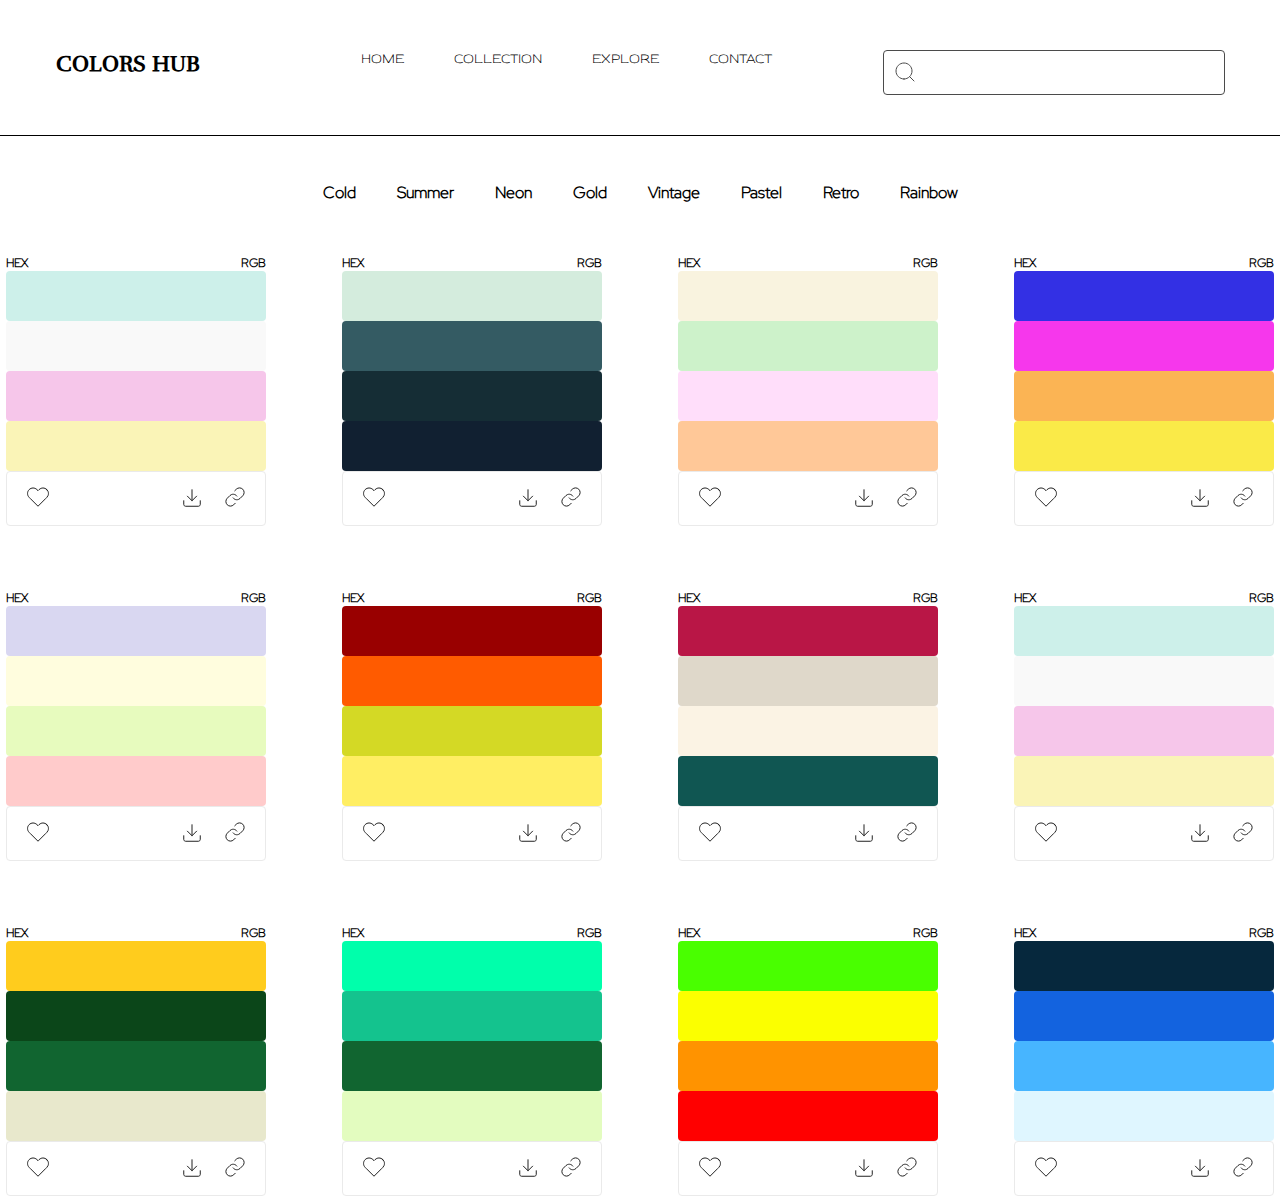
<file: index.html>
<!DOCTYPE html>
<html lang="en">
  <head>
    <meta charset="UTF-8" />
    <meta http-equiv="X-UA-Compatible" content="IE=edge" />
    <meta name="viewport" content="width=device-width, initial-scale=1.0" />
    <link rel="stylesheet" href="./static/css/reset.css" />
    <link rel="stylesheet" href="./static/css/style.css" />
    <title>Home</title>
  </head>
  <body>
    <header>
      <nav>
        <ul class="navigation">
          <li>
            <a class="colors-hub" href="#">COLORS HUB</a>
          </li>
          <div class="pages">
            <li>
              <a class="page" href="#">Home</a>
            </li>
            <li>
              <a class="page" href="./static/pages/collection.html"
                >Collection</a
              >
            </li>
            <li>
              <a class="page" href="#">Explore</a>
            </li>
            <li>
              <a class="page" href="#">CONTACT</a>
            </li>
          </div>
          <li class="relative">
            <svg
              class="input"
              width="24"
              height="24"
              viewBox="0 0 24 24"
              fill="none"
              xmlns="http://www.w3.org/2000/svg"
            >
              <path
                d="M11 19C15.4183 19 19 15.4183 19 11C19 6.58172 15.4183 3 11 3C6.58172 3 3 6.58172 3 11C3 15.4183 6.58172 19 11 19Z"
                stroke="#4B4B4B"
                stroke-linecap="round"
                stroke-linejoin="round"
              />
              <path
                d="M21 21L16.65 16.65"
                stroke="#4B4B4B"
                stroke-linecap="round"
                stroke-linejoin="round"
              />
            </svg>
            <input type="text" />
          </li>
        </ul>
      </nav>
    </header>
    <main>
      <section>
        <ul class="middle-nav">
          <li>
            <a class="color cold" href="#">Cold</a>
          </li>
          <li>
            <a class="color" href="#">Summer</a>
          </li>
          <li>
            <a class="color" href="#">Neon</a>
          </li>
          <li>
            <a class="color" href="#">Gold</a>
          </li>
          <li>
            <a class="color" href="#">Vintage</a>
          </li>
          <li>
            <a class="color" href="#">Pastel</a>
          </li>
          <li>
            <a class="color" href="#">Retro</a>
          </li>
          <li>
            <a class="color" href="#">Rainbow</a>
          </li>
        </ul>
      </section>
      <section>
        <div class="palette">
          <div class="palette-box">
            <div class="palette-p">
              <p>HEX</p>
              <p>RGB</p>
            </div>
            <div>
              <div class="pastel-1">
                <span>#CDF0EA</span>
                <span>#205, 240, 234</span>
              </div>
              <div class="pastel-1">
                <span>#CDF0EA</span>
                <span>#205, 240, 234</span>
              </div>
              <div class="pastel-1">
                <span>#CDF0EA</span>
                <span>#205, 240, 234</span>
              </div>
              <div class="pastel-1">
                <span>#CDF0EA</span>
                <span>#205, 240, 234</span>
              </div>
            </div>
            <div class="svg">
              <svg
                width="22"
                height="20"
                viewBox="0 0 22 20"
                fill="none"
                xmlns="http://www.w3.org/2000/svg"
              >
                <path
                  d="M19.8401 2.60999C19.3294 2.099 18.7229 1.69364 18.0555 1.41708C17.388 1.14052 16.6726 0.998169 15.9501 0.998169C15.2276 0.998169 14.5122 1.14052 13.8448 1.41708C13.1773 1.69364 12.5709 2.099 12.0601 2.60999L11.0001 3.66999L9.94012 2.60999C8.90843 1.5783 7.50915 0.998704 6.05012 0.998704C4.59109 0.998704 3.19181 1.5783 2.16012 2.60999C1.12843 3.64169 0.548828 5.04096 0.548828 6.49999C0.548828 7.95903 1.12843 9.3583 2.16012 10.39L3.22012 11.45L11.0001 19.23L18.7801 11.45L19.8401 10.39C20.3511 9.87924 20.7565 9.27281 21.033 8.60535C21.3096 7.93789 21.4519 7.22248 21.4519 6.49999C21.4519 5.77751 21.3096 5.0621 21.033 4.39464C20.7565 3.72718 20.3511 3.12075 19.8401 2.60999V2.60999Z"
                  stroke="#202020"
                  stroke-linecap="round"
                  stroke-linejoin="round"
                />
              </svg>
              <div>
                <svg
                  class="download"
                  width="18"
                  height="18"
                  viewBox="0 0 18 18"
                  fill="none"
                  xmlns="http://www.w3.org/2000/svg"
                >
                  <path
                    d="M17.25 11.75V15.4167C17.25 15.9029 17.0568 16.3692 16.713 16.713C16.3692 17.0568 15.9029 17.25 15.4167 17.25H2.58333C2.0971 17.25 1.63079 17.0568 1.28697 16.713C0.943154 16.3692 0.75 15.9029 0.75 15.4167V11.75"
                    stroke="#202020"
                    stroke-linecap="round"
                    stroke-linejoin="round"
                  />
                  <path
                    d="M4.41675 7.16663L9.00008 11.75L13.5834 7.16663"
                    stroke="#202020"
                    stroke-linecap="round"
                    stroke-linejoin="round"
                  />
                  <path
                    d="M9 11.75V0.75"
                    stroke="#202020"
                    stroke-linecap="round"
                    stroke-linejoin="round"
                  />
                </svg>
                <svg
                  width="20"
                  height="20"
                  viewBox="0 0 20 20"
                  fill="none"
                  xmlns="http://www.w3.org/2000/svg"
                >
                  <path
                    d="M8.16675 10.9167C8.56041 11.4429 9.06266 11.8784 9.63942 12.1935C10.2162 12.5086 10.854 12.696 11.5095 12.743C12.1651 12.7899 12.823 12.6953 13.4388 12.4656C14.0546 12.2359 14.6138 11.8765 15.0784 11.4117L17.8284 8.66166C18.6633 7.79723 19.1253 6.63947 19.1148 5.43773C19.1044 4.236 18.6224 3.08644 17.7726 2.23665C16.9228 1.38687 15.7732 0.904842 14.5715 0.894399C13.3698 0.883957 12.212 1.34593 11.3476 2.18082L9.77091 3.74832"
                    stroke="#202020"
                    stroke-linecap="round"
                    stroke-linejoin="round"
                  />
                  <path
                    d="M11.8333 9.08338C11.4396 8.55709 10.9374 8.12163 10.3606 7.80652C9.78384 7.4914 9.14606 7.30402 8.49051 7.25707C7.83496 7.21012 7.17698 7.30471 6.56121 7.53441C5.94543 7.76411 5.38625 8.12356 4.92161 8.58838L2.17161 11.3384C1.33671 12.2028 0.87474 13.3606 0.885183 14.5623C0.895626 15.764 1.37765 16.9136 2.22744 17.7634C3.07722 18.6132 4.22678 19.0952 5.42852 19.1056C6.63025 19.1161 7.78801 18.6541 8.65244 17.8192L10.2199 16.2517"
                    stroke="#202020"
                    stroke-linecap="round"
                    stroke-linejoin="round"
                  />
                </svg>
              </div>
            </div>
          </div>
          <div class="palette-box">
            <div class="palette-p">
              <p>HEX</p>
              <p>RGB</p>
            </div>
            <div>
              <div class="pastel-2">
                <span>#CDF0EA</span>
                <span>#205, 240, 234</span>
              </div>
              <div class="pastel-2">
                <span>#CDF0EA</span>
                <span>#205, 240, 234</span>
              </div>
              <div class="pastel-2">
                <span>#CDF0EA</span>
                <span>#205, 240, 234</span>
              </div>
              <div class="pastel-2">
                <span>#CDF0EA</span>
                <span>#205, 240, 234</span>
              </div>
            </div>
            <div class="svg">
              <svg
                width="22"
                height="20"
                viewBox="0 0 22 20"
                fill="none"
                xmlns="http://www.w3.org/2000/svg"
              >
                <path
                  d="M19.8401 2.60999C19.3294 2.099 18.7229 1.69364 18.0555 1.41708C17.388 1.14052 16.6726 0.998169 15.9501 0.998169C15.2276 0.998169 14.5122 1.14052 13.8448 1.41708C13.1773 1.69364 12.5709 2.099 12.0601 2.60999L11.0001 3.66999L9.94012 2.60999C8.90843 1.5783 7.50915 0.998704 6.05012 0.998704C4.59109 0.998704 3.19181 1.5783 2.16012 2.60999C1.12843 3.64169 0.548828 5.04096 0.548828 6.49999C0.548828 7.95903 1.12843 9.3583 2.16012 10.39L3.22012 11.45L11.0001 19.23L18.7801 11.45L19.8401 10.39C20.3511 9.87924 20.7565 9.27281 21.033 8.60535C21.3096 7.93789 21.4519 7.22248 21.4519 6.49999C21.4519 5.77751 21.3096 5.0621 21.033 4.39464C20.7565 3.72718 20.3511 3.12075 19.8401 2.60999V2.60999Z"
                  stroke="#202020"
                  stroke-linecap="round"
                  stroke-linejoin="round"
                />
              </svg>
              <div>
                <svg
                  class="download"
                  width="18"
                  height="18"
                  viewBox="0 0 18 18"
                  fill="none"
                  xmlns="http://www.w3.org/2000/svg"
                >
                  <path
                    d="M17.25 11.75V15.4167C17.25 15.9029 17.0568 16.3692 16.713 16.713C16.3692 17.0568 15.9029 17.25 15.4167 17.25H2.58333C2.0971 17.25 1.63079 17.0568 1.28697 16.713C0.943154 16.3692 0.75 15.9029 0.75 15.4167V11.75"
                    stroke="#202020"
                    stroke-linecap="round"
                    stroke-linejoin="round"
                  />
                  <path
                    d="M4.41675 7.16663L9.00008 11.75L13.5834 7.16663"
                    stroke="#202020"
                    stroke-linecap="round"
                    stroke-linejoin="round"
                  />
                  <path
                    d="M9 11.75V0.75"
                    stroke="#202020"
                    stroke-linecap="round"
                    stroke-linejoin="round"
                  />
                </svg>
                <svg
                  width="20"
                  height="20"
                  viewBox="0 0 20 20"
                  fill="none"
                  xmlns="http://www.w3.org/2000/svg"
                >
                  <path
                    d="M8.16675 10.9167C8.56041 11.4429 9.06266 11.8784 9.63942 12.1935C10.2162 12.5086 10.854 12.696 11.5095 12.743C12.1651 12.7899 12.823 12.6953 13.4388 12.4656C14.0546 12.2359 14.6138 11.8765 15.0784 11.4117L17.8284 8.66166C18.6633 7.79723 19.1253 6.63947 19.1148 5.43773C19.1044 4.236 18.6224 3.08644 17.7726 2.23665C16.9228 1.38687 15.7732 0.904842 14.5715 0.894399C13.3698 0.883957 12.212 1.34593 11.3476 2.18082L9.77091 3.74832"
                    stroke="#202020"
                    stroke-linecap="round"
                    stroke-linejoin="round"
                  />
                  <path
                    d="M11.8333 9.08338C11.4396 8.55709 10.9374 8.12163 10.3606 7.80652C9.78384 7.4914 9.14606 7.30402 8.49051 7.25707C7.83496 7.21012 7.17698 7.30471 6.56121 7.53441C5.94543 7.76411 5.38625 8.12356 4.92161 8.58838L2.17161 11.3384C1.33671 12.2028 0.87474 13.3606 0.885183 14.5623C0.895626 15.764 1.37765 16.9136 2.22744 17.7634C3.07722 18.6132 4.22678 19.0952 5.42852 19.1056C6.63025 19.1161 7.78801 18.6541 8.65244 17.8192L10.2199 16.2517"
                    stroke="#202020"
                    stroke-linecap="round"
                    stroke-linejoin="round"
                  />
                </svg>
              </div>
            </div>
          </div>
          <div class="palette-box">
            <div class="palette-p">
              <p>HEX</p>
              <p>RGB</p>
            </div>
            <div>
              <div class="pastel-3">
                <span>#CDF0EA</span>
                <span>#205, 240, 234</span>
              </div>
              <div class="pastel-3">
                <span>#CDF0EA</span>
                <span>#205, 240, 234</span>
              </div>
              <div class="pastel-3">
                <span>#CDF0EA</span>
                <span>#205, 240, 234</span>
              </div>
              <div class="pastel-3">
                <span>#CDF0EA</span>
                <span>#205, 240, 234</span>
              </div>
            </div>
            <div class="svg">
              <svg
                width="22"
                height="20"
                viewBox="0 0 22 20"
                fill="none"
                xmlns="http://www.w3.org/2000/svg"
              >
                <path
                  d="M19.8401 2.60999C19.3294 2.099 18.7229 1.69364 18.0555 1.41708C17.388 1.14052 16.6726 0.998169 15.9501 0.998169C15.2276 0.998169 14.5122 1.14052 13.8448 1.41708C13.1773 1.69364 12.5709 2.099 12.0601 2.60999L11.0001 3.66999L9.94012 2.60999C8.90843 1.5783 7.50915 0.998704 6.05012 0.998704C4.59109 0.998704 3.19181 1.5783 2.16012 2.60999C1.12843 3.64169 0.548828 5.04096 0.548828 6.49999C0.548828 7.95903 1.12843 9.3583 2.16012 10.39L3.22012 11.45L11.0001 19.23L18.7801 11.45L19.8401 10.39C20.3511 9.87924 20.7565 9.27281 21.033 8.60535C21.3096 7.93789 21.4519 7.22248 21.4519 6.49999C21.4519 5.77751 21.3096 5.0621 21.033 4.39464C20.7565 3.72718 20.3511 3.12075 19.8401 2.60999V2.60999Z"
                  stroke="#202020"
                  stroke-linecap="round"
                  stroke-linejoin="round"
                />
              </svg>
              <div>
                <svg
                  class="download"
                  width="18"
                  height="18"
                  viewBox="0 0 18 18"
                  fill="none"
                  xmlns="http://www.w3.org/2000/svg"
                >
                  <path
                    d="M17.25 11.75V15.4167C17.25 15.9029 17.0568 16.3692 16.713 16.713C16.3692 17.0568 15.9029 17.25 15.4167 17.25H2.58333C2.0971 17.25 1.63079 17.0568 1.28697 16.713C0.943154 16.3692 0.75 15.9029 0.75 15.4167V11.75"
                    stroke="#202020"
                    stroke-linecap="round"
                    stroke-linejoin="round"
                  />
                  <path
                    d="M4.41675 7.16663L9.00008 11.75L13.5834 7.16663"
                    stroke="#202020"
                    stroke-linecap="round"
                    stroke-linejoin="round"
                  />
                  <path
                    d="M9 11.75V0.75"
                    stroke="#202020"
                    stroke-linecap="round"
                    stroke-linejoin="round"
                  />
                </svg>
                <svg
                  width="20"
                  height="20"
                  viewBox="0 0 20 20"
                  fill="none"
                  xmlns="http://www.w3.org/2000/svg"
                >
                  <path
                    d="M8.16675 10.9167C8.56041 11.4429 9.06266 11.8784 9.63942 12.1935C10.2162 12.5086 10.854 12.696 11.5095 12.743C12.1651 12.7899 12.823 12.6953 13.4388 12.4656C14.0546 12.2359 14.6138 11.8765 15.0784 11.4117L17.8284 8.66166C18.6633 7.79723 19.1253 6.63947 19.1148 5.43773C19.1044 4.236 18.6224 3.08644 17.7726 2.23665C16.9228 1.38687 15.7732 0.904842 14.5715 0.894399C13.3698 0.883957 12.212 1.34593 11.3476 2.18082L9.77091 3.74832"
                    stroke="#202020"
                    stroke-linecap="round"
                    stroke-linejoin="round"
                  />
                  <path
                    d="M11.8333 9.08338C11.4396 8.55709 10.9374 8.12163 10.3606 7.80652C9.78384 7.4914 9.14606 7.30402 8.49051 7.25707C7.83496 7.21012 7.17698 7.30471 6.56121 7.53441C5.94543 7.76411 5.38625 8.12356 4.92161 8.58838L2.17161 11.3384C1.33671 12.2028 0.87474 13.3606 0.885183 14.5623C0.895626 15.764 1.37765 16.9136 2.22744 17.7634C3.07722 18.6132 4.22678 19.0952 5.42852 19.1056C6.63025 19.1161 7.78801 18.6541 8.65244 17.8192L10.2199 16.2517"
                    stroke="#202020"
                    stroke-linecap="round"
                    stroke-linejoin="round"
                  />
                </svg>
              </div>
            </div>
          </div>
          <div class="palette-box">
            <div class="palette-p">
              <p>HEX</p>
              <p>RGB</p>
            </div>
            <div>
              <div class="pastel-4">
                <span>#CDF0EA</span>
                <span>#205, 240, 234</span>
              </div>
              <div class="pastel-4">
                <span>#CDF0EA</span>
                <span>#205, 240, 234</span>
              </div>
              <div class="pastel-4">
                <span>#CDF0EA</span>
                <span>#205, 240, 234</span>
              </div>
              <div class="pastel-4">
                <span>#CDF0EA</span>
                <span>#205, 240, 234</span>
              </div>
            </div>
            <div class="svg">
              <svg
                width="22"
                height="20"
                viewBox="0 0 22 20"
                fill="none"
                xmlns="http://www.w3.org/2000/svg"
              >
                <path
                  d="M19.8401 2.60999C19.3294 2.099 18.7229 1.69364 18.0555 1.41708C17.388 1.14052 16.6726 0.998169 15.9501 0.998169C15.2276 0.998169 14.5122 1.14052 13.8448 1.41708C13.1773 1.69364 12.5709 2.099 12.0601 2.60999L11.0001 3.66999L9.94012 2.60999C8.90843 1.5783 7.50915 0.998704 6.05012 0.998704C4.59109 0.998704 3.19181 1.5783 2.16012 2.60999C1.12843 3.64169 0.548828 5.04096 0.548828 6.49999C0.548828 7.95903 1.12843 9.3583 2.16012 10.39L3.22012 11.45L11.0001 19.23L18.7801 11.45L19.8401 10.39C20.3511 9.87924 20.7565 9.27281 21.033 8.60535C21.3096 7.93789 21.4519 7.22248 21.4519 6.49999C21.4519 5.77751 21.3096 5.0621 21.033 4.39464C20.7565 3.72718 20.3511 3.12075 19.8401 2.60999V2.60999Z"
                  stroke="#202020"
                  stroke-linecap="round"
                  stroke-linejoin="round"
                />
              </svg>
              <div>
                <svg
                  class="download"
                  width="18"
                  height="18"
                  viewBox="0 0 18 18"
                  fill="none"
                  xmlns="http://www.w3.org/2000/svg"
                >
                  <path
                    d="M17.25 11.75V15.4167C17.25 15.9029 17.0568 16.3692 16.713 16.713C16.3692 17.0568 15.9029 17.25 15.4167 17.25H2.58333C2.0971 17.25 1.63079 17.0568 1.28697 16.713C0.943154 16.3692 0.75 15.9029 0.75 15.4167V11.75"
                    stroke="#202020"
                    stroke-linecap="round"
                    stroke-linejoin="round"
                  />
                  <path
                    d="M4.41675 7.16663L9.00008 11.75L13.5834 7.16663"
                    stroke="#202020"
                    stroke-linecap="round"
                    stroke-linejoin="round"
                  />
                  <path
                    d="M9 11.75V0.75"
                    stroke="#202020"
                    stroke-linecap="round"
                    stroke-linejoin="round"
                  />
                </svg>
                <svg
                  width="20"
                  height="20"
                  viewBox="0 0 20 20"
                  fill="none"
                  xmlns="http://www.w3.org/2000/svg"
                >
                  <path
                    d="M8.16675 10.9167C8.56041 11.4429 9.06266 11.8784 9.63942 12.1935C10.2162 12.5086 10.854 12.696 11.5095 12.743C12.1651 12.7899 12.823 12.6953 13.4388 12.4656C14.0546 12.2359 14.6138 11.8765 15.0784 11.4117L17.8284 8.66166C18.6633 7.79723 19.1253 6.63947 19.1148 5.43773C19.1044 4.236 18.6224 3.08644 17.7726 2.23665C16.9228 1.38687 15.7732 0.904842 14.5715 0.894399C13.3698 0.883957 12.212 1.34593 11.3476 2.18082L9.77091 3.74832"
                    stroke="#202020"
                    stroke-linecap="round"
                    stroke-linejoin="round"
                  />
                  <path
                    d="M11.8333 9.08338C11.4396 8.55709 10.9374 8.12163 10.3606 7.80652C9.78384 7.4914 9.14606 7.30402 8.49051 7.25707C7.83496 7.21012 7.17698 7.30471 6.56121 7.53441C5.94543 7.76411 5.38625 8.12356 4.92161 8.58838L2.17161 11.3384C1.33671 12.2028 0.87474 13.3606 0.885183 14.5623C0.895626 15.764 1.37765 16.9136 2.22744 17.7634C3.07722 18.6132 4.22678 19.0952 5.42852 19.1056C6.63025 19.1161 7.78801 18.6541 8.65244 17.8192L10.2199 16.2517"
                    stroke="#202020"
                    stroke-linecap="round"
                    stroke-linejoin="round"
                  />
                </svg>
              </div>
            </div>
          </div>
          <div class="palette-box">
            <div class="palette-p">
              <p>HEX</p>
              <p>RGB</p>
            </div>
            <div>
              <div class="pastel-5">
                <span>#CDF0EA</span>
                <span>#205, 240, 234</span>
              </div>
              <div class="pastel-5">
                <span>#CDF0EA</span>
                <span>#205, 240, 234</span>
              </div>
              <div class="pastel-5">
                <span>#CDF0EA</span>
                <span>#205, 240, 234</span>
              </div>
              <div class="pastel-5">
                <span>#CDF0EA</span>
                <span>#205, 240, 234</span>
              </div>
            </div>
            <div class="svg">
              <svg
                width="22"
                height="20"
                viewBox="0 0 22 20"
                fill="none"
                xmlns="http://www.w3.org/2000/svg"
              >
                <path
                  d="M19.8401 2.60999C19.3294 2.099 18.7229 1.69364 18.0555 1.41708C17.388 1.14052 16.6726 0.998169 15.9501 0.998169C15.2276 0.998169 14.5122 1.14052 13.8448 1.41708C13.1773 1.69364 12.5709 2.099 12.0601 2.60999L11.0001 3.66999L9.94012 2.60999C8.90843 1.5783 7.50915 0.998704 6.05012 0.998704C4.59109 0.998704 3.19181 1.5783 2.16012 2.60999C1.12843 3.64169 0.548828 5.04096 0.548828 6.49999C0.548828 7.95903 1.12843 9.3583 2.16012 10.39L3.22012 11.45L11.0001 19.23L18.7801 11.45L19.8401 10.39C20.3511 9.87924 20.7565 9.27281 21.033 8.60535C21.3096 7.93789 21.4519 7.22248 21.4519 6.49999C21.4519 5.77751 21.3096 5.0621 21.033 4.39464C20.7565 3.72718 20.3511 3.12075 19.8401 2.60999V2.60999Z"
                  stroke="#202020"
                  stroke-linecap="round"
                  stroke-linejoin="round"
                />
              </svg>
              <div>
                <svg
                  class="download"
                  width="18"
                  height="18"
                  viewBox="0 0 18 18"
                  fill="none"
                  xmlns="http://www.w3.org/2000/svg"
                >
                  <path
                    d="M17.25 11.75V15.4167C17.25 15.9029 17.0568 16.3692 16.713 16.713C16.3692 17.0568 15.9029 17.25 15.4167 17.25H2.58333C2.0971 17.25 1.63079 17.0568 1.28697 16.713C0.943154 16.3692 0.75 15.9029 0.75 15.4167V11.75"
                    stroke="#202020"
                    stroke-linecap="round"
                    stroke-linejoin="round"
                  />
                  <path
                    d="M4.41675 7.16663L9.00008 11.75L13.5834 7.16663"
                    stroke="#202020"
                    stroke-linecap="round"
                    stroke-linejoin="round"
                  />
                  <path
                    d="M9 11.75V0.75"
                    stroke="#202020"
                    stroke-linecap="round"
                    stroke-linejoin="round"
                  />
                </svg>
                <svg
                  width="20"
                  height="20"
                  viewBox="0 0 20 20"
                  fill="none"
                  xmlns="http://www.w3.org/2000/svg"
                >
                  <path
                    d="M8.16675 10.9167C8.56041 11.4429 9.06266 11.8784 9.63942 12.1935C10.2162 12.5086 10.854 12.696 11.5095 12.743C12.1651 12.7899 12.823 12.6953 13.4388 12.4656C14.0546 12.2359 14.6138 11.8765 15.0784 11.4117L17.8284 8.66166C18.6633 7.79723 19.1253 6.63947 19.1148 5.43773C19.1044 4.236 18.6224 3.08644 17.7726 2.23665C16.9228 1.38687 15.7732 0.904842 14.5715 0.894399C13.3698 0.883957 12.212 1.34593 11.3476 2.18082L9.77091 3.74832"
                    stroke="#202020"
                    stroke-linecap="round"
                    stroke-linejoin="round"
                  />
                  <path
                    d="M11.8333 9.08338C11.4396 8.55709 10.9374 8.12163 10.3606 7.80652C9.78384 7.4914 9.14606 7.30402 8.49051 7.25707C7.83496 7.21012 7.17698 7.30471 6.56121 7.53441C5.94543 7.76411 5.38625 8.12356 4.92161 8.58838L2.17161 11.3384C1.33671 12.2028 0.87474 13.3606 0.885183 14.5623C0.895626 15.764 1.37765 16.9136 2.22744 17.7634C3.07722 18.6132 4.22678 19.0952 5.42852 19.1056C6.63025 19.1161 7.78801 18.6541 8.65244 17.8192L10.2199 16.2517"
                    stroke="#202020"
                    stroke-linecap="round"
                    stroke-linejoin="round"
                  />
                </svg>
              </div>
            </div>
          </div>
          <div class="palette-box">
            <div class="palette-p">
              <p>HEX</p>
              <p>RGB</p>
            </div>
            <div>
              <div class="pastel-6">
                <span>#CDF0EA</span>
                <span>#205, 240, 234</span>
              </div>
              <div class="pastel-6">
                <span>#CDF0EA</span>
                <span>#205, 240, 234</span>
              </div>
              <div class="pastel-6">
                <span>#CDF0EA</span>
                <span>#205, 240, 234</span>
              </div>
              <div class="pastel-6">
                <span>#CDF0EA</span>
                <span>#205, 240, 234</span>
              </div>
            </div>
            <div class="svg">
              <svg
                width="22"
                height="20"
                viewBox="0 0 22 20"
                fill="none"
                xmlns="http://www.w3.org/2000/svg"
              >
                <path
                  d="M19.8401 2.60999C19.3294 2.099 18.7229 1.69364 18.0555 1.41708C17.388 1.14052 16.6726 0.998169 15.9501 0.998169C15.2276 0.998169 14.5122 1.14052 13.8448 1.41708C13.1773 1.69364 12.5709 2.099 12.0601 2.60999L11.0001 3.66999L9.94012 2.60999C8.90843 1.5783 7.50915 0.998704 6.05012 0.998704C4.59109 0.998704 3.19181 1.5783 2.16012 2.60999C1.12843 3.64169 0.548828 5.04096 0.548828 6.49999C0.548828 7.95903 1.12843 9.3583 2.16012 10.39L3.22012 11.45L11.0001 19.23L18.7801 11.45L19.8401 10.39C20.3511 9.87924 20.7565 9.27281 21.033 8.60535C21.3096 7.93789 21.4519 7.22248 21.4519 6.49999C21.4519 5.77751 21.3096 5.0621 21.033 4.39464C20.7565 3.72718 20.3511 3.12075 19.8401 2.60999V2.60999Z"
                  stroke="#202020"
                  stroke-linecap="round"
                  stroke-linejoin="round"
                />
              </svg>
              <div>
                <svg
                  class="download"
                  width="18"
                  height="18"
                  viewBox="0 0 18 18"
                  fill="none"
                  xmlns="http://www.w3.org/2000/svg"
                >
                  <path
                    d="M17.25 11.75V15.4167C17.25 15.9029 17.0568 16.3692 16.713 16.713C16.3692 17.0568 15.9029 17.25 15.4167 17.25H2.58333C2.0971 17.25 1.63079 17.0568 1.28697 16.713C0.943154 16.3692 0.75 15.9029 0.75 15.4167V11.75"
                    stroke="#202020"
                    stroke-linecap="round"
                    stroke-linejoin="round"
                  />
                  <path
                    d="M4.41675 7.16663L9.00008 11.75L13.5834 7.16663"
                    stroke="#202020"
                    stroke-linecap="round"
                    stroke-linejoin="round"
                  />
                  <path
                    d="M9 11.75V0.75"
                    stroke="#202020"
                    stroke-linecap="round"
                    stroke-linejoin="round"
                  />
                </svg>
                <svg
                  width="20"
                  height="20"
                  viewBox="0 0 20 20"
                  fill="none"
                  xmlns="http://www.w3.org/2000/svg"
                >
                  <path
                    d="M8.16675 10.9167C8.56041 11.4429 9.06266 11.8784 9.63942 12.1935C10.2162 12.5086 10.854 12.696 11.5095 12.743C12.1651 12.7899 12.823 12.6953 13.4388 12.4656C14.0546 12.2359 14.6138 11.8765 15.0784 11.4117L17.8284 8.66166C18.6633 7.79723 19.1253 6.63947 19.1148 5.43773C19.1044 4.236 18.6224 3.08644 17.7726 2.23665C16.9228 1.38687 15.7732 0.904842 14.5715 0.894399C13.3698 0.883957 12.212 1.34593 11.3476 2.18082L9.77091 3.74832"
                    stroke="#202020"
                    stroke-linecap="round"
                    stroke-linejoin="round"
                  />
                  <path
                    d="M11.8333 9.08338C11.4396 8.55709 10.9374 8.12163 10.3606 7.80652C9.78384 7.4914 9.14606 7.30402 8.49051 7.25707C7.83496 7.21012 7.17698 7.30471 6.56121 7.53441C5.94543 7.76411 5.38625 8.12356 4.92161 8.58838L2.17161 11.3384C1.33671 12.2028 0.87474 13.3606 0.885183 14.5623C0.895626 15.764 1.37765 16.9136 2.22744 17.7634C3.07722 18.6132 4.22678 19.0952 5.42852 19.1056C6.63025 19.1161 7.78801 18.6541 8.65244 17.8192L10.2199 16.2517"
                    stroke="#202020"
                    stroke-linecap="round"
                    stroke-linejoin="round"
                  />
                </svg>
              </div>
            </div>
          </div>
          <div class="palette-box">
            <div class="palette-p">
              <p>HEX</p>
              <p>RGB</p>
            </div>
            <div>
              <div class="pastel-7">
                <span>#CDF0EA</span>
                <span>#205, 240, 234</span>
              </div>
              <div class="pastel-7">
                <span>#CDF0EA</span>
                <span>#205, 240, 234</span>
              </div>
              <div class="pastel-7">
                <span>#CDF0EA</span>
                <span>#205, 240, 234</span>
              </div>
              <div class="pastel-7">
                <span>#CDF0EA</span>
                <span>#205, 240, 234</span>
              </div>
            </div>
            <div class="svg">
              <svg
                width="22"
                height="20"
                viewBox="0 0 22 20"
                fill="none"
                xmlns="http://www.w3.org/2000/svg"
              >
                <path
                  d="M19.8401 2.60999C19.3294 2.099 18.7229 1.69364 18.0555 1.41708C17.388 1.14052 16.6726 0.998169 15.9501 0.998169C15.2276 0.998169 14.5122 1.14052 13.8448 1.41708C13.1773 1.69364 12.5709 2.099 12.0601 2.60999L11.0001 3.66999L9.94012 2.60999C8.90843 1.5783 7.50915 0.998704 6.05012 0.998704C4.59109 0.998704 3.19181 1.5783 2.16012 2.60999C1.12843 3.64169 0.548828 5.04096 0.548828 6.49999C0.548828 7.95903 1.12843 9.3583 2.16012 10.39L3.22012 11.45L11.0001 19.23L18.7801 11.45L19.8401 10.39C20.3511 9.87924 20.7565 9.27281 21.033 8.60535C21.3096 7.93789 21.4519 7.22248 21.4519 6.49999C21.4519 5.77751 21.3096 5.0621 21.033 4.39464C20.7565 3.72718 20.3511 3.12075 19.8401 2.60999V2.60999Z"
                  stroke="#202020"
                  stroke-linecap="round"
                  stroke-linejoin="round"
                />
              </svg>
              <div>
                <svg
                  class="download"
                  width="18"
                  height="18"
                  viewBox="0 0 18 18"
                  fill="none"
                  xmlns="http://www.w3.org/2000/svg"
                >
                  <path
                    d="M17.25 11.75V15.4167C17.25 15.9029 17.0568 16.3692 16.713 16.713C16.3692 17.0568 15.9029 17.25 15.4167 17.25H2.58333C2.0971 17.25 1.63079 17.0568 1.28697 16.713C0.943154 16.3692 0.75 15.9029 0.75 15.4167V11.75"
                    stroke="#202020"
                    stroke-linecap="round"
                    stroke-linejoin="round"
                  />
                  <path
                    d="M4.41675 7.16663L9.00008 11.75L13.5834 7.16663"
                    stroke="#202020"
                    stroke-linecap="round"
                    stroke-linejoin="round"
                  />
                  <path
                    d="M9 11.75V0.75"
                    stroke="#202020"
                    stroke-linecap="round"
                    stroke-linejoin="round"
                  />
                </svg>
                <svg
                  width="20"
                  height="20"
                  viewBox="0 0 20 20"
                  fill="none"
                  xmlns="http://www.w3.org/2000/svg"
                >
                  <path
                    d="M8.16675 10.9167C8.56041 11.4429 9.06266 11.8784 9.63942 12.1935C10.2162 12.5086 10.854 12.696 11.5095 12.743C12.1651 12.7899 12.823 12.6953 13.4388 12.4656C14.0546 12.2359 14.6138 11.8765 15.0784 11.4117L17.8284 8.66166C18.6633 7.79723 19.1253 6.63947 19.1148 5.43773C19.1044 4.236 18.6224 3.08644 17.7726 2.23665C16.9228 1.38687 15.7732 0.904842 14.5715 0.894399C13.3698 0.883957 12.212 1.34593 11.3476 2.18082L9.77091 3.74832"
                    stroke="#202020"
                    stroke-linecap="round"
                    stroke-linejoin="round"
                  />
                  <path
                    d="M11.8333 9.08338C11.4396 8.55709 10.9374 8.12163 10.3606 7.80652C9.78384 7.4914 9.14606 7.30402 8.49051 7.25707C7.83496 7.21012 7.17698 7.30471 6.56121 7.53441C5.94543 7.76411 5.38625 8.12356 4.92161 8.58838L2.17161 11.3384C1.33671 12.2028 0.87474 13.3606 0.885183 14.5623C0.895626 15.764 1.37765 16.9136 2.22744 17.7634C3.07722 18.6132 4.22678 19.0952 5.42852 19.1056C6.63025 19.1161 7.78801 18.6541 8.65244 17.8192L10.2199 16.2517"
                    stroke="#202020"
                    stroke-linecap="round"
                    stroke-linejoin="round"
                  />
                </svg>
              </div>
            </div>
          </div>
          <div class="palette-box">
            <div class="palette-p">
              <p>HEX</p>
              <p>RGB</p>
            </div>
            <div>
              <div class="pastel-8">
                <span>#CDF0EA</span>
                <span>#205, 240, 234</span>
              </div>
              <div class="pastel-8">
                <span>#CDF0EA</span>
                <span>#205, 240, 234</span>
              </div>
              <div class="pastel-8">
                <span>#CDF0EA</span>
                <span>#205, 240, 234</span>
              </div>
              <div class="pastel-8">
                <span>#CDF0EA</span>
                <span>#205, 240, 234</span>
              </div>
            </div>
            <div class="svg">
              <svg
                width="22"
                height="20"
                viewBox="0 0 22 20"
                fill="none"
                xmlns="http://www.w3.org/2000/svg"
              >
                <path
                  d="M19.8401 2.60999C19.3294 2.099 18.7229 1.69364 18.0555 1.41708C17.388 1.14052 16.6726 0.998169 15.9501 0.998169C15.2276 0.998169 14.5122 1.14052 13.8448 1.41708C13.1773 1.69364 12.5709 2.099 12.0601 2.60999L11.0001 3.66999L9.94012 2.60999C8.90843 1.5783 7.50915 0.998704 6.05012 0.998704C4.59109 0.998704 3.19181 1.5783 2.16012 2.60999C1.12843 3.64169 0.548828 5.04096 0.548828 6.49999C0.548828 7.95903 1.12843 9.3583 2.16012 10.39L3.22012 11.45L11.0001 19.23L18.7801 11.45L19.8401 10.39C20.3511 9.87924 20.7565 9.27281 21.033 8.60535C21.3096 7.93789 21.4519 7.22248 21.4519 6.49999C21.4519 5.77751 21.3096 5.0621 21.033 4.39464C20.7565 3.72718 20.3511 3.12075 19.8401 2.60999V2.60999Z"
                  stroke="#202020"
                  stroke-linecap="round"
                  stroke-linejoin="round"
                />
              </svg>
              <div>
                <svg
                  class="download"
                  width="18"
                  height="18"
                  viewBox="0 0 18 18"
                  fill="none"
                  xmlns="http://www.w3.org/2000/svg"
                >
                  <path
                    d="M17.25 11.75V15.4167C17.25 15.9029 17.0568 16.3692 16.713 16.713C16.3692 17.0568 15.9029 17.25 15.4167 17.25H2.58333C2.0971 17.25 1.63079 17.0568 1.28697 16.713C0.943154 16.3692 0.75 15.9029 0.75 15.4167V11.75"
                    stroke="#202020"
                    stroke-linecap="round"
                    stroke-linejoin="round"
                  />
                  <path
                    d="M4.41675 7.16663L9.00008 11.75L13.5834 7.16663"
                    stroke="#202020"
                    stroke-linecap="round"
                    stroke-linejoin="round"
                  />
                  <path
                    d="M9 11.75V0.75"
                    stroke="#202020"
                    stroke-linecap="round"
                    stroke-linejoin="round"
                  />
                </svg>
                <svg
                  width="20"
                  height="20"
                  viewBox="0 0 20 20"
                  fill="none"
                  xmlns="http://www.w3.org/2000/svg"
                >
                  <path
                    d="M8.16675 10.9167C8.56041 11.4429 9.06266 11.8784 9.63942 12.1935C10.2162 12.5086 10.854 12.696 11.5095 12.743C12.1651 12.7899 12.823 12.6953 13.4388 12.4656C14.0546 12.2359 14.6138 11.8765 15.0784 11.4117L17.8284 8.66166C18.6633 7.79723 19.1253 6.63947 19.1148 5.43773C19.1044 4.236 18.6224 3.08644 17.7726 2.23665C16.9228 1.38687 15.7732 0.904842 14.5715 0.894399C13.3698 0.883957 12.212 1.34593 11.3476 2.18082L9.77091 3.74832"
                    stroke="#202020"
                    stroke-linecap="round"
                    stroke-linejoin="round"
                  />
                  <path
                    d="M11.8333 9.08338C11.4396 8.55709 10.9374 8.12163 10.3606 7.80652C9.78384 7.4914 9.14606 7.30402 8.49051 7.25707C7.83496 7.21012 7.17698 7.30471 6.56121 7.53441C5.94543 7.76411 5.38625 8.12356 4.92161 8.58838L2.17161 11.3384C1.33671 12.2028 0.87474 13.3606 0.885183 14.5623C0.895626 15.764 1.37765 16.9136 2.22744 17.7634C3.07722 18.6132 4.22678 19.0952 5.42852 19.1056C6.63025 19.1161 7.78801 18.6541 8.65244 17.8192L10.2199 16.2517"
                    stroke="#202020"
                    stroke-linecap="round"
                    stroke-linejoin="round"
                  />
                </svg>
              </div>
            </div>
          </div>
          <div class="palette-box">
            <div class="palette-p">
              <p>HEX</p>
              <p>RGB</p>
            </div>
            <div>
              <div class="pastel-9">
                <span>#CDF0EA</span>
                <span>#205, 240, 234</span>
              </div>
              <div class="pastel-9">
                <span>#CDF0EA</span>
                <span>#205, 240, 234</span>
              </div>
              <div class="pastel-9">
                <span>#CDF0EA</span>
                <span>#205, 240, 234</span>
              </div>
              <div class="pastel-9">
                <span>#CDF0EA</span>
                <span>#205, 240, 234</span>
              </div>
            </div>
            <div class="svg">
              <svg
                width="22"
                height="20"
                viewBox="0 0 22 20"
                fill="none"
                xmlns="http://www.w3.org/2000/svg"
              >
                <path
                  d="M19.8401 2.60999C19.3294 2.099 18.7229 1.69364 18.0555 1.41708C17.388 1.14052 16.6726 0.998169 15.9501 0.998169C15.2276 0.998169 14.5122 1.14052 13.8448 1.41708C13.1773 1.69364 12.5709 2.099 12.0601 2.60999L11.0001 3.66999L9.94012 2.60999C8.90843 1.5783 7.50915 0.998704 6.05012 0.998704C4.59109 0.998704 3.19181 1.5783 2.16012 2.60999C1.12843 3.64169 0.548828 5.04096 0.548828 6.49999C0.548828 7.95903 1.12843 9.3583 2.16012 10.39L3.22012 11.45L11.0001 19.23L18.7801 11.45L19.8401 10.39C20.3511 9.87924 20.7565 9.27281 21.033 8.60535C21.3096 7.93789 21.4519 7.22248 21.4519 6.49999C21.4519 5.77751 21.3096 5.0621 21.033 4.39464C20.7565 3.72718 20.3511 3.12075 19.8401 2.60999V2.60999Z"
                  stroke="#202020"
                  stroke-linecap="round"
                  stroke-linejoin="round"
                />
              </svg>
              <div>
                <svg
                  class="download"
                  width="18"
                  height="18"
                  viewBox="0 0 18 18"
                  fill="none"
                  xmlns="http://www.w3.org/2000/svg"
                >
                  <path
                    d="M17.25 11.75V15.4167C17.25 15.9029 17.0568 16.3692 16.713 16.713C16.3692 17.0568 15.9029 17.25 15.4167 17.25H2.58333C2.0971 17.25 1.63079 17.0568 1.28697 16.713C0.943154 16.3692 0.75 15.9029 0.75 15.4167V11.75"
                    stroke="#202020"
                    stroke-linecap="round"
                    stroke-linejoin="round"
                  />
                  <path
                    d="M4.41675 7.16663L9.00008 11.75L13.5834 7.16663"
                    stroke="#202020"
                    stroke-linecap="round"
                    stroke-linejoin="round"
                  />
                  <path
                    d="M9 11.75V0.75"
                    stroke="#202020"
                    stroke-linecap="round"
                    stroke-linejoin="round"
                  />
                </svg>
                <svg
                  width="20"
                  height="20"
                  viewBox="0 0 20 20"
                  fill="none"
                  xmlns="http://www.w3.org/2000/svg"
                >
                  <path
                    d="M8.16675 10.9167C8.56041 11.4429 9.06266 11.8784 9.63942 12.1935C10.2162 12.5086 10.854 12.696 11.5095 12.743C12.1651 12.7899 12.823 12.6953 13.4388 12.4656C14.0546 12.2359 14.6138 11.8765 15.0784 11.4117L17.8284 8.66166C18.6633 7.79723 19.1253 6.63947 19.1148 5.43773C19.1044 4.236 18.6224 3.08644 17.7726 2.23665C16.9228 1.38687 15.7732 0.904842 14.5715 0.894399C13.3698 0.883957 12.212 1.34593 11.3476 2.18082L9.77091 3.74832"
                    stroke="#202020"
                    stroke-linecap="round"
                    stroke-linejoin="round"
                  />
                  <path
                    d="M11.8333 9.08338C11.4396 8.55709 10.9374 8.12163 10.3606 7.80652C9.78384 7.4914 9.14606 7.30402 8.49051 7.25707C7.83496 7.21012 7.17698 7.30471 6.56121 7.53441C5.94543 7.76411 5.38625 8.12356 4.92161 8.58838L2.17161 11.3384C1.33671 12.2028 0.87474 13.3606 0.885183 14.5623C0.895626 15.764 1.37765 16.9136 2.22744 17.7634C3.07722 18.6132 4.22678 19.0952 5.42852 19.1056C6.63025 19.1161 7.78801 18.6541 8.65244 17.8192L10.2199 16.2517"
                    stroke="#202020"
                    stroke-linecap="round"
                    stroke-linejoin="round"
                  />
                </svg>
              </div>
            </div>
          </div>
          <div class="palette-box">
            <div class="palette-p">
              <p>HEX</p>
              <p>RGB</p>
            </div>
            <div>
              <div class="pastel-10">
                <span>#CDF0EA</span>
                <span>#205, 240, 234</span>
              </div>
              <div class="pastel-10">
                <span>#CDF0EA</span>
                <span>#205, 240, 234</span>
              </div>
              <div class="pastel-10">
                <span>#CDF0EA</span>
                <span>#205, 240, 234</span>
              </div>
              <div class="pastel-10">
                <span>#CDF0EA</span>
                <span>#205, 240, 234</span>
              </div>
            </div>
            <div class="svg">
              <svg
                width="22"
                height="20"
                viewBox="0 0 22 20"
                fill="none"
                xmlns="http://www.w3.org/2000/svg"
              >
                <path
                  d="M19.8401 2.60999C19.3294 2.099 18.7229 1.69364 18.0555 1.41708C17.388 1.14052 16.6726 0.998169 15.9501 0.998169C15.2276 0.998169 14.5122 1.14052 13.8448 1.41708C13.1773 1.69364 12.5709 2.099 12.0601 2.60999L11.0001 3.66999L9.94012 2.60999C8.90843 1.5783 7.50915 0.998704 6.05012 0.998704C4.59109 0.998704 3.19181 1.5783 2.16012 2.60999C1.12843 3.64169 0.548828 5.04096 0.548828 6.49999C0.548828 7.95903 1.12843 9.3583 2.16012 10.39L3.22012 11.45L11.0001 19.23L18.7801 11.45L19.8401 10.39C20.3511 9.87924 20.7565 9.27281 21.033 8.60535C21.3096 7.93789 21.4519 7.22248 21.4519 6.49999C21.4519 5.77751 21.3096 5.0621 21.033 4.39464C20.7565 3.72718 20.3511 3.12075 19.8401 2.60999V2.60999Z"
                  stroke="#202020"
                  stroke-linecap="round"
                  stroke-linejoin="round"
                />
              </svg>
              <div>
                <svg
                  class="download"
                  width="18"
                  height="18"
                  viewBox="0 0 18 18"
                  fill="none"
                  xmlns="http://www.w3.org/2000/svg"
                >
                  <path
                    d="M17.25 11.75V15.4167C17.25 15.9029 17.0568 16.3692 16.713 16.713C16.3692 17.0568 15.9029 17.25 15.4167 17.25H2.58333C2.0971 17.25 1.63079 17.0568 1.28697 16.713C0.943154 16.3692 0.75 15.9029 0.75 15.4167V11.75"
                    stroke="#202020"
                    stroke-linecap="round"
                    stroke-linejoin="round"
                  />
                  <path
                    d="M4.41675 7.16663L9.00008 11.75L13.5834 7.16663"
                    stroke="#202020"
                    stroke-linecap="round"
                    stroke-linejoin="round"
                  />
                  <path
                    d="M9 11.75V0.75"
                    stroke="#202020"
                    stroke-linecap="round"
                    stroke-linejoin="round"
                  />
                </svg>
                <svg
                  width="20"
                  height="20"
                  viewBox="0 0 20 20"
                  fill="none"
                  xmlns="http://www.w3.org/2000/svg"
                >
                  <path
                    d="M8.16675 10.9167C8.56041 11.4429 9.06266 11.8784 9.63942 12.1935C10.2162 12.5086 10.854 12.696 11.5095 12.743C12.1651 12.7899 12.823 12.6953 13.4388 12.4656C14.0546 12.2359 14.6138 11.8765 15.0784 11.4117L17.8284 8.66166C18.6633 7.79723 19.1253 6.63947 19.1148 5.43773C19.1044 4.236 18.6224 3.08644 17.7726 2.23665C16.9228 1.38687 15.7732 0.904842 14.5715 0.894399C13.3698 0.883957 12.212 1.34593 11.3476 2.18082L9.77091 3.74832"
                    stroke="#202020"
                    stroke-linecap="round"
                    stroke-linejoin="round"
                  />
                  <path
                    d="M11.8333 9.08338C11.4396 8.55709 10.9374 8.12163 10.3606 7.80652C9.78384 7.4914 9.14606 7.30402 8.49051 7.25707C7.83496 7.21012 7.17698 7.30471 6.56121 7.53441C5.94543 7.76411 5.38625 8.12356 4.92161 8.58838L2.17161 11.3384C1.33671 12.2028 0.87474 13.3606 0.885183 14.5623C0.895626 15.764 1.37765 16.9136 2.22744 17.7634C3.07722 18.6132 4.22678 19.0952 5.42852 19.1056C6.63025 19.1161 7.78801 18.6541 8.65244 17.8192L10.2199 16.2517"
                    stroke="#202020"
                    stroke-linecap="round"
                    stroke-linejoin="round"
                  />
                </svg>
              </div>
            </div>
          </div>
          <div class="palette-box">
            <div class="palette-p">
              <p>HEX</p>
              <p>RGB</p>
            </div>
            <div>
              <div class="pastel-11">
                <span>#CDF0EA</span>
                <span>#205, 240, 234</span>
              </div>
              <div class="pastel-11">
                <span>#CDF0EA</span>
                <span>#205, 240, 234</span>
              </div>
              <div class="pastel-11">
                <span>#CDF0EA</span>
                <span>#205, 240, 234</span>
              </div>
              <div class="pastel-11">
                <span>#CDF0EA</span>
                <span>#205, 240, 234</span>
              </div>
            </div>
            <div class="svg">
              <svg
                width="22"
                height="20"
                viewBox="0 0 22 20"
                fill="none"
                xmlns="http://www.w3.org/2000/svg"
              >
                <path
                  d="M19.8401 2.60999C19.3294 2.099 18.7229 1.69364 18.0555 1.41708C17.388 1.14052 16.6726 0.998169 15.9501 0.998169C15.2276 0.998169 14.5122 1.14052 13.8448 1.41708C13.1773 1.69364 12.5709 2.099 12.0601 2.60999L11.0001 3.66999L9.94012 2.60999C8.90843 1.5783 7.50915 0.998704 6.05012 0.998704C4.59109 0.998704 3.19181 1.5783 2.16012 2.60999C1.12843 3.64169 0.548828 5.04096 0.548828 6.49999C0.548828 7.95903 1.12843 9.3583 2.16012 10.39L3.22012 11.45L11.0001 19.23L18.7801 11.45L19.8401 10.39C20.3511 9.87924 20.7565 9.27281 21.033 8.60535C21.3096 7.93789 21.4519 7.22248 21.4519 6.49999C21.4519 5.77751 21.3096 5.0621 21.033 4.39464C20.7565 3.72718 20.3511 3.12075 19.8401 2.60999V2.60999Z"
                  stroke="#202020"
                  stroke-linecap="round"
                  stroke-linejoin="round"
                />
              </svg>
              <div>
                <svg
                  class="download"
                  width="18"
                  height="18"
                  viewBox="0 0 18 18"
                  fill="none"
                  xmlns="http://www.w3.org/2000/svg"
                >
                  <path
                    d="M17.25 11.75V15.4167C17.25 15.9029 17.0568 16.3692 16.713 16.713C16.3692 17.0568 15.9029 17.25 15.4167 17.25H2.58333C2.0971 17.25 1.63079 17.0568 1.28697 16.713C0.943154 16.3692 0.75 15.9029 0.75 15.4167V11.75"
                    stroke="#202020"
                    stroke-linecap="round"
                    stroke-linejoin="round"
                  />
                  <path
                    d="M4.41675 7.16663L9.00008 11.75L13.5834 7.16663"
                    stroke="#202020"
                    stroke-linecap="round"
                    stroke-linejoin="round"
                  />
                  <path
                    d="M9 11.75V0.75"
                    stroke="#202020"
                    stroke-linecap="round"
                    stroke-linejoin="round"
                  />
                </svg>
                <svg
                  width="20"
                  height="20"
                  viewBox="0 0 20 20"
                  fill="none"
                  xmlns="http://www.w3.org/2000/svg"
                >
                  <path
                    d="M8.16675 10.9167C8.56041 11.4429 9.06266 11.8784 9.63942 12.1935C10.2162 12.5086 10.854 12.696 11.5095 12.743C12.1651 12.7899 12.823 12.6953 13.4388 12.4656C14.0546 12.2359 14.6138 11.8765 15.0784 11.4117L17.8284 8.66166C18.6633 7.79723 19.1253 6.63947 19.1148 5.43773C19.1044 4.236 18.6224 3.08644 17.7726 2.23665C16.9228 1.38687 15.7732 0.904842 14.5715 0.894399C13.3698 0.883957 12.212 1.34593 11.3476 2.18082L9.77091 3.74832"
                    stroke="#202020"
                    stroke-linecap="round"
                    stroke-linejoin="round"
                  />
                  <path
                    d="M11.8333 9.08338C11.4396 8.55709 10.9374 8.12163 10.3606 7.80652C9.78384 7.4914 9.14606 7.30402 8.49051 7.25707C7.83496 7.21012 7.17698 7.30471 6.56121 7.53441C5.94543 7.76411 5.38625 8.12356 4.92161 8.58838L2.17161 11.3384C1.33671 12.2028 0.87474 13.3606 0.885183 14.5623C0.895626 15.764 1.37765 16.9136 2.22744 17.7634C3.07722 18.6132 4.22678 19.0952 5.42852 19.1056C6.63025 19.1161 7.78801 18.6541 8.65244 17.8192L10.2199 16.2517"
                    stroke="#202020"
                    stroke-linecap="round"
                    stroke-linejoin="round"
                  />
                </svg>
              </div>
            </div>
          </div>
          <div class="palette-box">
            <div class="palette-p">
              <p>HEX</p>
              <p>RGB</p>
            </div>
            <div>
              <div class="pastel-12">
                <span>#CDF0EA</span>
                <span>#205, 240, 234</span>
              </div>
              <div class="pastel-12">
                <span>#CDF0EA</span>
                <span>#205, 240, 234</span>
              </div>
              <div class="pastel-12">
                <span>#CDF0EA</span>
                <span>#205, 240, 234</span>
              </div>
              <div class="pastel-12">
                <span>#CDF0EA</span>
                <span>#205, 240, 234</span>
              </div>
            </div>
            <div class="svg">
              <svg
                width="22"
                height="20"
                viewBox="0 0 22 20"
                fill="none"
                xmlns="http://www.w3.org/2000/svg"
              >
                <path
                  d="M19.8401 2.60999C19.3294 2.099 18.7229 1.69364 18.0555 1.41708C17.388 1.14052 16.6726 0.998169 15.9501 0.998169C15.2276 0.998169 14.5122 1.14052 13.8448 1.41708C13.1773 1.69364 12.5709 2.099 12.0601 2.60999L11.0001 3.66999L9.94012 2.60999C8.90843 1.5783 7.50915 0.998704 6.05012 0.998704C4.59109 0.998704 3.19181 1.5783 2.16012 2.60999C1.12843 3.64169 0.548828 5.04096 0.548828 6.49999C0.548828 7.95903 1.12843 9.3583 2.16012 10.39L3.22012 11.45L11.0001 19.23L18.7801 11.45L19.8401 10.39C20.3511 9.87924 20.7565 9.27281 21.033 8.60535C21.3096 7.93789 21.4519 7.22248 21.4519 6.49999C21.4519 5.77751 21.3096 5.0621 21.033 4.39464C20.7565 3.72718 20.3511 3.12075 19.8401 2.60999V2.60999Z"
                  stroke="#202020"
                  stroke-linecap="round"
                  stroke-linejoin="round"
                />
              </svg>
              <div>
                <svg
                  class="download"
                  width="18"
                  height="18"
                  viewBox="0 0 18 18"
                  fill="none"
                  xmlns="http://www.w3.org/2000/svg"
                >
                  <path
                    d="M17.25 11.75V15.4167C17.25 15.9029 17.0568 16.3692 16.713 16.713C16.3692 17.0568 15.9029 17.25 15.4167 17.25H2.58333C2.0971 17.25 1.63079 17.0568 1.28697 16.713C0.943154 16.3692 0.75 15.9029 0.75 15.4167V11.75"
                    stroke="#202020"
                    stroke-linecap="round"
                    stroke-linejoin="round"
                  />
                  <path
                    d="M4.41675 7.16663L9.00008 11.75L13.5834 7.16663"
                    stroke="#202020"
                    stroke-linecap="round"
                    stroke-linejoin="round"
                  />
                  <path
                    d="M9 11.75V0.75"
                    stroke="#202020"
                    stroke-linecap="round"
                    stroke-linejoin="round"
                  />
                </svg>
                <svg
                  width="20"
                  height="20"
                  viewBox="0 0 20 20"
                  fill="none"
                  xmlns="http://www.w3.org/2000/svg"
                >
                  <path
                    d="M8.16675 10.9167C8.56041 11.4429 9.06266 11.8784 9.63942 12.1935C10.2162 12.5086 10.854 12.696 11.5095 12.743C12.1651 12.7899 12.823 12.6953 13.4388 12.4656C14.0546 12.2359 14.6138 11.8765 15.0784 11.4117L17.8284 8.66166C18.6633 7.79723 19.1253 6.63947 19.1148 5.43773C19.1044 4.236 18.6224 3.08644 17.7726 2.23665C16.9228 1.38687 15.7732 0.904842 14.5715 0.894399C13.3698 0.883957 12.212 1.34593 11.3476 2.18082L9.77091 3.74832"
                    stroke="#202020"
                    stroke-linecap="round"
                    stroke-linejoin="round"
                  />
                  <path
                    d="M11.8333 9.08338C11.4396 8.55709 10.9374 8.12163 10.3606 7.80652C9.78384 7.4914 9.14606 7.30402 8.49051 7.25707C7.83496 7.21012 7.17698 7.30471 6.56121 7.53441C5.94543 7.76411 5.38625 8.12356 4.92161 8.58838L2.17161 11.3384C1.33671 12.2028 0.87474 13.3606 0.885183 14.5623C0.895626 15.764 1.37765 16.9136 2.22744 17.7634C3.07722 18.6132 4.22678 19.0952 5.42852 19.1056C6.63025 19.1161 7.78801 18.6541 8.65244 17.8192L10.2199 16.2517"
                    stroke="#202020"
                    stroke-linecap="round"
                    stroke-linejoin="round"
                  />
                </svg>
              </div>
            </div>
          </div>
        </div>
      </section>
    </main>
  </body>
</html>
</file>
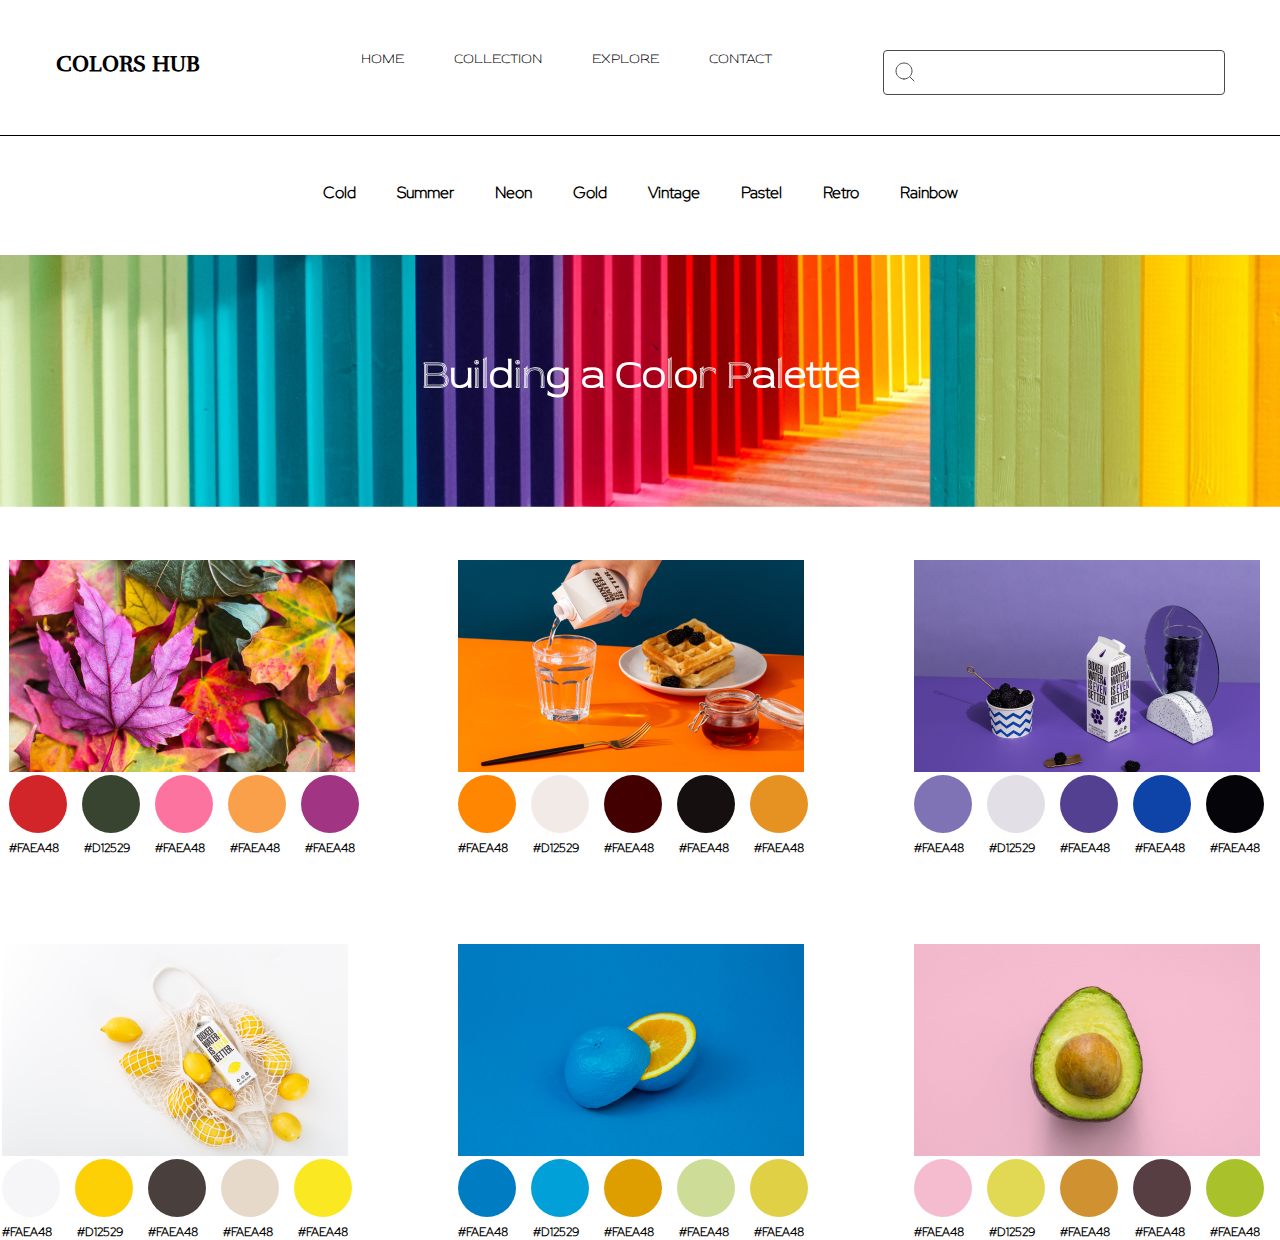
<file: static/pages/collection.html>
<!DOCTYPE html>
<html lang="en">
  <head>
    <meta charset="UTF-8" />
    <meta http-equiv="X-UA-Compatible" content="IE=edge" />
    <meta name="viewport" content="width=device-width, initial-scale=1.0" />
    <link rel="stylesheet" href="./../css/reset.css" />
    <link rel="stylesheet" href="./../css/style.css" />
    <title>Collection</title>
  </head>
  <body>
    <header>
      <nav>
        <ul class="navigation">
          <li>
            <a class="colors-hub" href="./../../index.html">COLORS HUB</a>
          </li>
          <div class="pages">
            <li>
              <a class="page" href="./../../index.html">Home</a>
            </li>
            <li>
              <a class="page" href="#">Collection</a>
            </li>
            <li>
              <a class="page" href="./../../index.html">Explore</a>
            </li>
            <li>
              <a class="page" href="./../../index.html">CONTACT</a>
            </li>
          </div>
          <li class="relative">
            <svg
              class="input"
              width="24"
              height="24"
              viewBox="0 0 24 24"
              fill="none"
              xmlns="http://www.w3.org/2000/svg"
            >
              <path
                d="M11 19C15.4183 19 19 15.4183 19 11C19 6.58172 15.4183 3 11 3C6.58172 3 3 6.58172 3 11C3 15.4183 6.58172 19 11 19Z"
                stroke="#4B4B4B"
                stroke-linecap="round"
                stroke-linejoin="round"
              />
              <path
                d="M21 21L16.65 16.65"
                stroke="#4B4B4B"
                stroke-linecap="round"
                stroke-linejoin="round"
              />
            </svg>
            <input type="text" />
          </li>
        </ul>
      </nav>
    </header>
    <main>
      <section>
        <ul class="middle-nav">
          <li>
            <a class="color cold" href="#">Cold</a>
          </li>
          <li>
            <a class="color" href="#">Summer</a>
          </li>
          <li>
            <a class="color" href="#">Neon</a>
          </li>
          <li>
            <a class="color" href="#">Gold</a>
          </li>
          <li>
            <a class="color" href="#">Vintage</a>
          </li>
          <li>
            <a class="color" href="#">Pastel</a>
          </li>
          <li>
            <a class="color" href="#">Retro</a>
          </li>
          <li>
            <a class="color" href="#">Rainbow</a>
          </li>
        </ul>
      </section>
      <section>
        <div class="content">
          <img
            class="palette-img"
            src="./../img/background.png"
            alt="color palettes"
          />
        </div>
        <div class="h1">
          <h1>Building a Color Palette</h1>
        </div>
      </section>
      <section>
        <div class="container">
          <div>
            <img src="./../img/1.png" alt="leaf" />

            <div class="color-palete">
              <div class="circle"></div>
              <div class="circle"></div>
              <div class="circle"></div>
              <div class="circle"></div>
              <div class="circle"></div>
            </div>
            <div class="color-name">
              <p>#FAEA48</p>
              <p>#D12529</p>
              <p>#FAEA48</p>
              <p>#FAEA48</p>
              <p>#FAEA48</p>
            </div>
          </div>
          <div>
            <img src="./../img/2.png" alt="leaf" />
            <div class="color-palete">
              <div class="circle-2"></div>
              <div class="circle-2"></div>
              <div class="circle-2"></div>
              <div class="circle-2"></div>
              <div class="circle-2"></div>
            </div>
            <div class="color-name">
              <p>#FAEA48</p>
              <p>#D12529</p>
              <p>#FAEA48</p>
              <p>#FAEA48</p>
              <p>#FAEA48</p>
            </div>
          </div>
          <div>
            <img src="./../img/3.png" alt="leaf" />
            <div class="color-palete">
              <div class="circle-3"></div>
              <div class="circle-3"></div>
              <div class="circle-3"></div>
              <div class="circle-3"></div>
              <div class="circle-3"></div>
            </div>
            <div class="color-name">
              <p>#FAEA48</p>
              <p>#D12529</p>
              <p>#FAEA48</p>
              <p>#FAEA48</p>
              <p>#FAEA48</p>
            </div>
          </div>
          <div>
            <img src="./../img/4.png" alt="leaf" />
            <div class="color-palete">
              <div class="circle-4"></div>
              <div class="circle-4"></div>
              <div class="circle-4"></div>
              <div class="circle-4"></div>
              <div class="circle-4"></div>
            </div>
            <div class="color-name">
              <p>#FAEA48</p>
              <p>#D12529</p>
              <p>#FAEA48</p>
              <p>#FAEA48</p>
              <p>#FAEA48</p>
            </div>
          </div>
          <div>
            <img src="./../img/5.png" alt="leaf" />

            <div class="color-palete">
              <div class="circle-5"></div>
              <div class="circle-5"></div>
              <div class="circle-5"></div>
              <div class="circle-5"></div>
              <div class="circle-5"></div>
            </div>
            <div class="color-name">
              <p>#FAEA48</p>
              <p>#D12529</p>
              <p>#FAEA48</p>
              <p>#FAEA48</p>
              <p>#FAEA48</p>
            </div>
          </div>
          <div>
            <img src="./../img/6.png" alt="leaf" />
            <div class="color-palete">
              <div class="circle-6"></div>
              <div class="circle-6"></div>
              <div class="circle-6"></div>
              <div class="circle-6"></div>
              <div class="circle-6"></div>
            </div>
            <div class="color-name">
              <p>#FAEA48</p>
              <p>#D12529</p>
              <p>#FAEA48</p>
              <p>#FAEA48</p>
              <p>#FAEA48</p>
            </div>
          </div>
        </div>
      </section>
    </main>
  </body>
</html>
</file>
<file: static/css/style.css>
@font-face {
  font-family: "rufina";
  src: url(./../fonts/Rufina-Regular.ttf);
}
@font-face {
  font-family: "red rose";
  src: url(./../fonts/RedRose-Light.ttf);
}
@font-face {
  font-family: "red hat";
  src: url(./../fonts/RedHatDisplay-Light.ttf);
}
.navigation {
  display: flex;
  justify-content: space-around;
  margin-top: 50px;
  border-bottom: 1px solid #000000;
  padding-bottom: 40px;
}
.pages {
  display: flex;
  /* align-items: center; */
}
.page {
  margin-left: 50px;
  text-decoration: none;
  font-family: "red rose";
  font-style: normal;
  font-weight: 500;
  font-size: 14px;
  line-height: 17px;
  text-decoration: none;
  text-transform: uppercase;
  color: #000;
}
input {
  width: 336px;
  height: 41px;
  border: 1px solid #4b4b4b;
  border-radius: 4px;
}
.colors-hub {
  text-decoration: none;
  font-family: "rufina";
  font-style: normal;
  font-weight: 700;
  font-size: 22px;
  line-height: 27px;
  color: #000000;
}

.middle-nav {
  display: flex;
  justify-content: center;
  margin-top: 46px;
  margin-bottom: 52px;
}
.color {
  margin-left: 41px;
  text-decoration: none;
  font-family: "red hat";
  font-style: normal;
  font-weight: 600;
  font-size: 16px;
  line-height: 21px;
  color: #000000;
}
.cold {
  margin-left: 0;
}
/* .palette {
  display: flex;
  justify-content: space-around;
  gap: 64px;
  /* grid-template-columns: 1fr 1fr 1fr 1fr;
  gap: 64px; 
  width: 260px;
} */
.palette {
  display: flex;
  justify-content: space-around;
  gap: 64px;
  flex-wrap: wrap;
}
.pastel-1:nth-child(1) {
  background: #cdf0ea;
  border-radius: 4px;
  width: 260px;
  height: 50px;
}
.pastel-1:nth-child(2) {
  background: #f9f9f9;
  border-radius: 4px;
  width: 260px;
  height: 50px;
}
.pastel-1:nth-child(3) {
  background: #f6c6ea;
  border-radius: 4px;
  width: 260px;
  height: 50px;
}
.pastel-1:nth-child(4) {
  background: #faf4b7;
  border-radius: 4px;
  width: 260px;
  height: 50px;
}

.pastel-2:nth-child(1) {
  background-color: #d4ecdd;
  border-radius: 4px;
  width: 260px;
  height: 50px;
}
.pastel-2:nth-child(2) {
  background-color: #345b63;
  border-radius: 4px;
  width: 260px;
  height: 50px;
}
.pastel-2:nth-child(3) {
  background-color: #152d35;
  border-radius: 4px;
  width: 260px;
  height: 50px;
}
.pastel-2:nth-child(4) {
  background-color: #112031;
  border-radius: 4px;
  width: 260px;
  height: 50px;
}
.pastel-3:nth-child(1) {
  background-color: #f9f3df;
  border-radius: 4px;
  width: 260px;
  height: 50px;
}
.pastel-3:nth-child(2) {
  background: #cdf2ca;
  border-radius: 4px;
  width: 260px;
  height: 50px;
}
.pastel-3:nth-child(3) {
  background: #ffdefa;
  border-radius: 4px;
  width: 260px;
  height: 50px;
}
.pastel-3:nth-child(4) {
  background: #ffc898;
  border-radius: 4px;
  width: 260px;
  height: 50px;
}
.pastel-4:nth-child(1) {
  background-color: #3330e4;
  border-radius: 4px;
  width: 260px;
  height: 50px;
}
.pastel-4:nth-child(2) {
  background: #f637ec;
  border-radius: 4px;
  width: 260px;
  height: 50px;
}
.pastel-4:nth-child(3) {
  background: #fbb454;
  border-radius: 4px;
  width: 260px;
  height: 50px;
}
.pastel-4:nth-child(4) {
  background: #faea48;
  border-radius: 4px;
  width: 260px;
  height: 50px;
}
.pastel-5:nth-child(1) {
  background-color: #d9d7f1;
  border-radius: 4px;
  width: 260px;
  height: 50px;
}
.pastel-5:nth-child(2) {
  background: #fffdde;
  border-radius: 4px;
  width: 260px;
  height: 50px;
}
.pastel-5:nth-child(3) {
  background: #e7fbbe;
  border-radius: 4px;
  width: 260px;
  height: 50px;
}
.pastel-5:nth-child(4) {
  background: #ffcbcb;
  border-radius: 4px;
  width: 260px;
  height: 50px;
}
.pastel-6:nth-child(1) {
  background-color: #990000;
  border-radius: 4px;
  width: 260px;
  height: 50px;
}
.pastel-6:nth-child(2) {
  background: #ff5b00;
  border-radius: 4px;
  width: 260px;
  height: 50px;
}
.pastel-6:nth-child(3) {
  background: #d4d925;
  border-radius: 4px;
  width: 260px;
  height: 50px;
}
.pastel-6:nth-child(4) {
  background: #ffee63;
  border-radius: 4px;
  width: 260px;
  height: 50px;
}
.pastel-7:nth-child(1) {
  background-color: #b91646;
  border-radius: 4px;
  width: 260px;
  height: 50px;
}
.pastel-7:nth-child(2) {
  background: #dfd8ca;
  border-radius: 4px;
  width: 260px;
  height: 50px;
}
.pastel-7:nth-child(3) {
  background: #fbf3e4;
  border-radius: 4px;
  width: 260px;
  height: 50px;
}
.pastel-7:nth-child(4) {
  background: #105652;
  border-radius: 4px;
  width: 260px;
  height: 50px;
}
.pastel-8:nth-child(1) {
  background: #cdf0ea;
  border-radius: 4px;
  width: 260px;
  height: 50px;
}
.pastel-8:nth-child(2) {
  background: #f9f9f9;
  border-radius: 4px;
  width: 260px;
  height: 50px;
}
.pastel-8:nth-child(3) {
  background: #f6c6ea;
  border-radius: 4px;
  width: 260px;
  height: 50px;
}
.pastel-8:nth-child(4) {
  background: #faf4b7;
  border-radius: 4px;
  width: 260px;
  height: 50px;
}
.pastel-9:nth-child(1) {
  background: #ffcc1d;
  border-radius: 4px;
  width: 260px;
  height: 50px;
}
.pastel-9:nth-child(2) {
  background: #0b4619;
  border-radius: 4px;
  width: 260px;
  height: 50px;
}
.pastel-9:nth-child(3) {
  background: #116530;
  border-radius: 4px;
  width: 260px;
  height: 50px;
}
.pastel-9:nth-child(4) {
  background: #e8e8cc;
  border-radius: 4px;
  width: 260px;
  height: 50px;
}

.pastel-10:nth-child(1) {
  background: #00ffab;
  border-radius: 4px;
  width: 260px;
  height: 50px;
}
.pastel-10:nth-child(2) {
  background: #14c38e;
  border-radius: 4px;
  width: 260px;
  height: 50px;
}
.pastel-10:nth-child(3) {
  background: #116530;
  border-radius: 4px;
  width: 260px;
  height: 50px;
}
.pastel-10:nth-child(4) {
  background: #e3fcbf;
  border-radius: 4px;
  width: 260px;
  height: 50px;
}
.pastel-11:nth-child(1) {
  background: #49ff00;
  border-radius: 4px;
  width: 260px;
  height: 50px;
}
.pastel-11:nth-child(2) {
  background: #fbff00;
  border-radius: 4px;
  width: 260px;
  height: 50px;
}
.pastel-11:nth-child(3) {
  background: #ff9300;
  border-radius: 4px;
  width: 260px;
  height: 50px;
}
.pastel-11:nth-child(4) {
  background: #ff0000;
  border-radius: 4px;
  width: 260px;
  height: 50px;
}
.pastel-12:nth-child(1) {
  background: #06283d;
  border-radius: 4px;
  width: 260px;
  height: 50px;
}
.pastel-12:nth-child(2) {
  background: #1363df;
  border-radius: 4px;
  width: 260px;
  height: 50px;
}
.pastel-12:nth-child(3) {
  background: #47b5ff;
  border-radius: 4px;
  width: 260px;
  height: 50px;
}
.pastel-12:nth-child(4) {
  background: #dff6ff;
  border-radius: 4px;
  width: 260px;
  height: 50px;
}
.palette-p {
  display: flex;
  justify-content: space-between;
}
p {
  font-family: "red hat";
  font-style: normal;
  font-weight: 600;
  font-size: 12px;
  line-height: 16px;
  text-transform: uppercase;
  color: #000000;
}
.svg {
  display: flex;
  justify-content: space-between;
  /* cursor: pointer; */
  /* margin-top: 15px; */
  border: 1px solid #eaeaea;
  border-radius: 4px;
  padding: 15px 20px;
}
.svg svg {
  cursor: pointer;
}
/* 
svg:first-child {
  margin-left: 20px;
}
svg:last-child {
  margin-left: 140px;
} */
.download {
  margin-right: 20px;
}
/* .pastel-1:nth-child(1):hover {
  content: "#CDF0EA";
  font-family: "red hat";
  font-style: normal;
  font-weight: 600;
  font-size: 12px;
  line-height: 16px;
  color: #ffffff;
  background: rgba(217, 217, 217, 0.5);
  border-radius: 0px 10px 0px 4px;
} */

/* collection page */
.palette-img {
  width: 100%;
  position: relative;
  transition: 0.5s ease;
  backface-visibility: hidden;
  opacity: 1;
}
h1 {
  position: absolute;
  width: 457px;
  height: 50px;
  top: 350px;
  font-family: "Red Rose";
  font-style: normal;
  font-weight: 700;
  font-size: 40px;
  line-height: 50px;
  text-align: center;
  color: #ffffff;
}
.h1 {
  display: grid;
  place-items: center;
}
.content:hover .palette-img {
  /* background-color: rgba(159, 159, 159, 0.5); */
  opacity: 0.7;
}
.container {
  display: grid;
  grid-template-columns: 1fr 1fr 1fr;
  place-items: center;
  margin-top: 50px;
  gap: 88px;
}
.color-palete {
  display: flex;
  flex-direction: row;
}
.color-name {
  display: flex;
  flex-direction: row;
  margin-top: 7px;
}
.color-name p {
  margin-right: 25px;
}
.color-name p:last-child {
  margin-right: 0;
}
.circle,
.circle-2,
.circle-3,
.circle-4,
.circle-5,
.circle-6 {
  margin-right: 15px;
  cursor: pointer;
}
.color-palete .circle:last-child {
  margin-right: 0;
}
.circle:nth-child(1) {
  background: #d12529;
  width: 58px;
  height: 58px;
  border-radius: 50% 50%;
}
.circle:nth-child(2) {
  background: #394430;
  width: 58px;
  height: 58px;
  border-radius: 50% 50%;
}
.circle:nth-child(3) {
  background: #fc739f;
  width: 58px;
  height: 58px;
  border-radius: 50% 50%;
}
.circle:nth-child(4) {
  background: #fa9f4a;
  width: 58px;
  height: 58px;
  border-radius: 50% 50%;
}
.circle:nth-child(5) {
  background: #a13583;
  width: 58px;
  height: 58px;
  border-radius: 50% 50%;
}
.circle-2:nth-child(1) {
  background: #ff8601;
  width: 58px;
  height: 58px;
  border-radius: 50% 50%;
}
.circle-2:nth-child(2) {
  background: #f2eae7;
  width: 58px;
  height: 58px;
  border-radius: 50% 50%;
}
.circle-2:nth-child(3) {
  background: #430001;
  width: 58px;
  height: 58px;
  border-radius: 50% 50%;
}
.circle-2:nth-child(4) {
  background: #15100f;
  width: 58px;
  height: 58px;
  border-radius: 50% 50%;
}
.circle-2:nth-child(5) {
  background: #e59222;
  width: 58px;
  height: 58px;
  border-radius: 50% 50%;
}
.circle-3:nth-child(1) {
  background: #7f73b5;
  width: 58px;
  height: 58px;
  border-radius: 50% 50%;
}
.circle-3:nth-child(2) {
  background: #e2dfe6;
  width: 58px;
  height: 58px;
  border-radius: 50% 50%;
}
.circle-3:nth-child(3) {
  background: #534090;
  width: 58px;
  height: 58px;
  border-radius: 50% 50%;
}
.circle-3:nth-child(4) {
  background: #0e44a7;
  width: 58px;
  height: 58px;
  border-radius: 50% 50%;
}
.circle-3:nth-child(5) {
  background: #050408;
  width: 58px;
  height: 58px;
  border-radius: 50% 50%;
}
.circle-4:nth-child(1) {
  background: #f6f6f8;
  width: 58px;
  height: 58px;
  border-radius: 50% 50%;
}
.circle-4:nth-child(2) {
  background: #fdcf05;
  width: 58px;
  height: 58px;
  border-radius: 50% 50%;
}
.circle-4:nth-child(3) {
  background: #49403e;
  width: 58px;
  height: 58px;
  border-radius: 50% 50%;
}
.circle-4:nth-child(4) {
  background: #e6d9c9;
  width: 58px;
  height: 58px;
  border-radius: 50% 50%;
}
.circle-4:nth-child(5) {
  background: #f9e822;
  width: 58px;
  height: 58px;
  border-radius: 50% 50%;
}
.circle-5:nth-child(1) {
  background: #007cc2;
  width: 58px;
  height: 58px;
  border-radius: 50% 50%;
}
.circle-5:nth-child(2) {
  background: #01a0d9;
  width: 58px;
  height: 58px;
  border-radius: 50% 50%;
}
.circle-5:nth-child(3) {
  background: #de9e00;
  width: 58px;
  height: 58px;
  border-radius: 50% 50%;
}
.circle-5:nth-child(4) {
  background: #cddd97;
  width: 58px;
  height: 58px;
  border-radius: 50% 50%;
}
.circle-5:nth-child(5) {
  background: #dfd046;
  width: 58px;
  height: 58px;
  border-radius: 50% 50%;
}
.circle-6:nth-child(1) {
  background: #f5bccf;
  width: 58px;
  height: 58px;
  border-radius: 50% 50%;
}
.circle-6:nth-child(2) {
  background: #e1d953;
  width: 58px;
  height: 58px;
  border-radius: 50% 50%;
}
.circle-6:nth-child(3) {
  background: #d09231;
  width: 58px;
  height: 58px;
  border-radius: 50% 50%;
}
.circle-6:nth-child(4) {
  background: #563e43;
  width: 58px;
  height: 58px;
  border-radius: 50% 50%;
}
.circle-6:nth-child(5) {
  background: #a9c12a;
  width: 58px;
  height: 58px;
  border-radius: 50% 50%;
}
span {
  font-family: "red hat";
  font-style: normal;
  font-weight: 600;
  font-size: 12px;
  line-height: 16px;
  color: #ffffff;
}
.pastel-1,
.pastel-2,
.pastel-3,
.pastel-4,
.pastel-5,
.pastel-6,
.pastel-7,
.pastel-8,
.pastel-9,
.pastel-10,
.pastel-11,
.pastel-12 {
  display: flex;
  justify-content: space-between;
  align-items: flex-end;
}
span:nth-child(even) {
  background: rgba(217, 217, 217, 0.5);
  border-radius: 10px 0px 4px;
  padding: 3px 15px;
  display: none;
}
span:nth-child(odd) {
  background: rgba(217, 217, 217, 0.5);
  border-radius: 0px 10px 0px 4px;
  padding: 2px 5px;
  display: none;
}
.pastel-1:hover span {
  display: block;
}
.pastel-2:hover span {
  display: block;
}
.pastel-3:hover span {
  display: block;
}
.pastel-4:hover span {
  display: block;
}
.pastel-5:hover span {
  display: block;
}
.pastel-6:hover span {
  display: block;
}
.pastel-7:hover span {
  display: block;
}
.pastel-8:hover span {
  display: block;
}
.pastel-9:hover span {
  display: block;
}
.pastel-10:hover span {
  display: block;
}
.pastel-11:hover span {
  display: block;
}
.pastel-12:hover span {
  display: block;
}
.relative {
  position: relative;
  right: 0;
}
.input {
  position: absolute;
  left: 10px;
  top: 10px;
  cursor: pointer;
}
</file>
